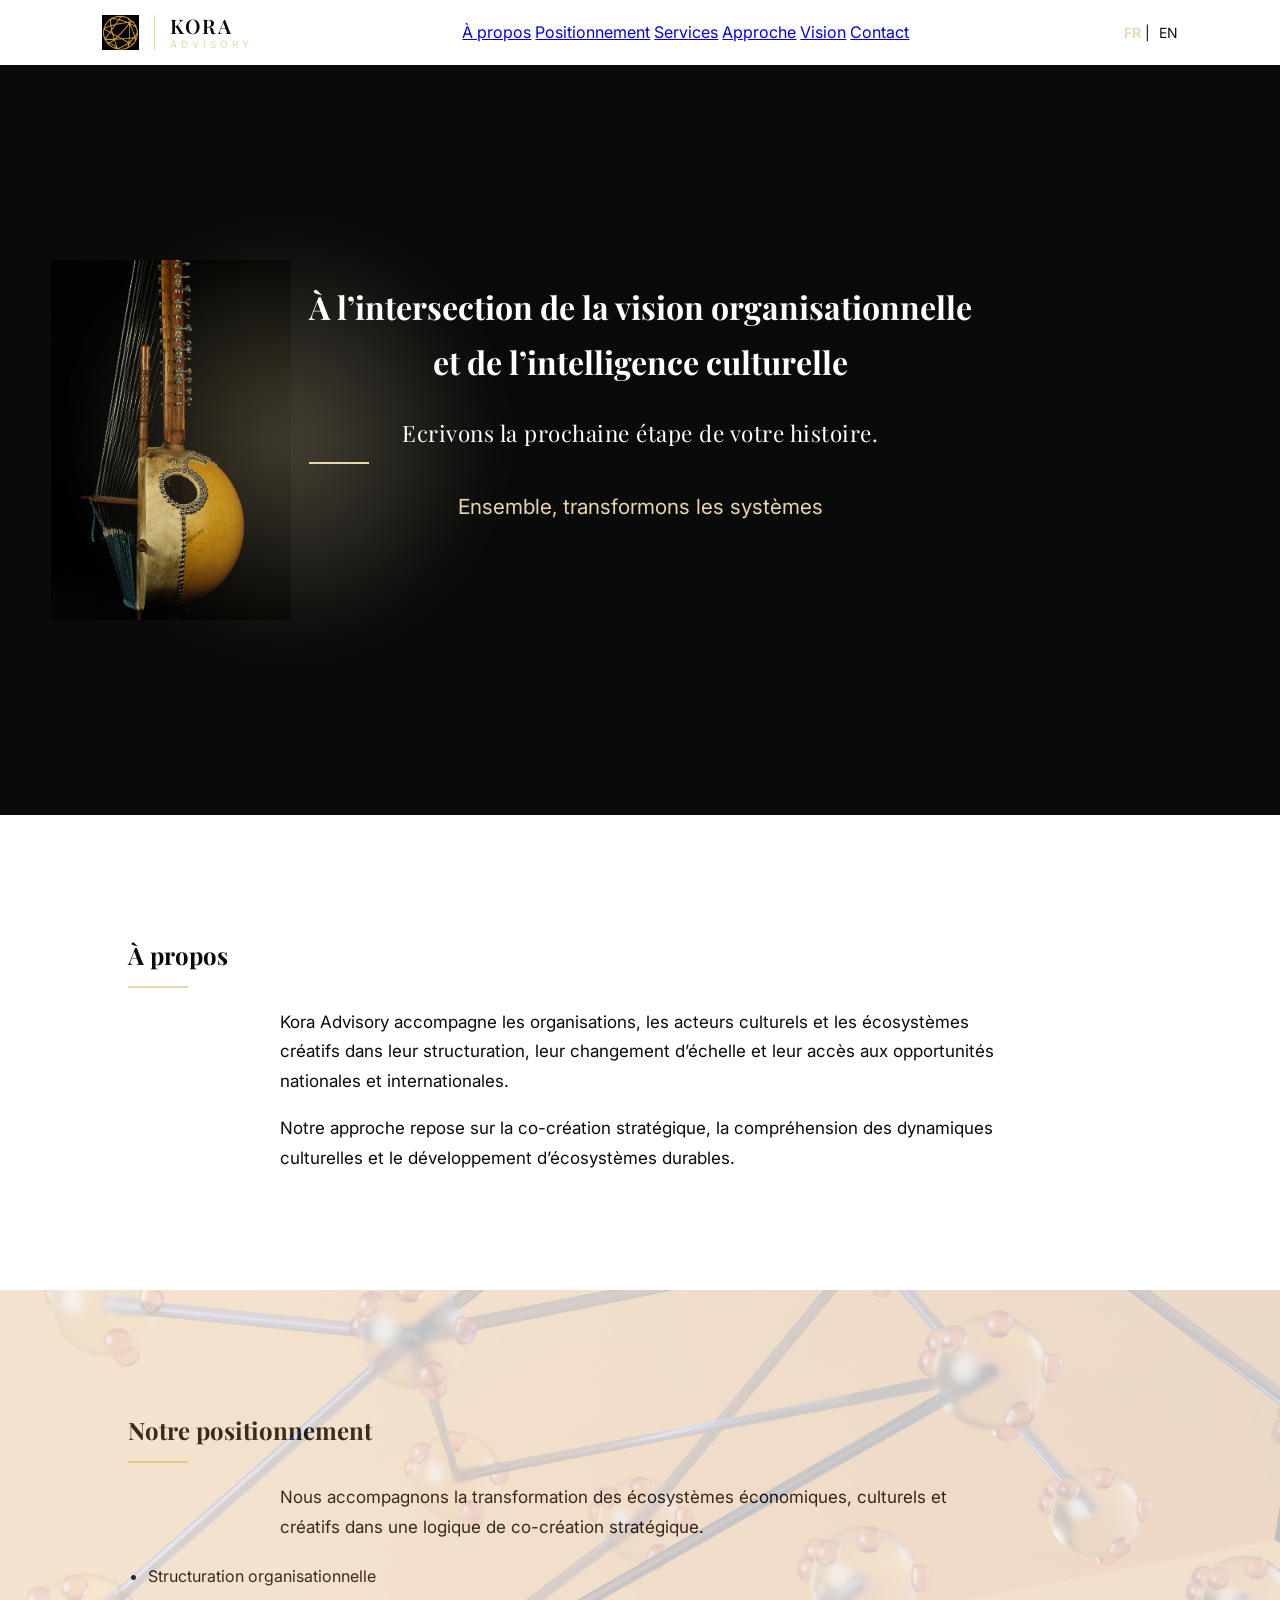
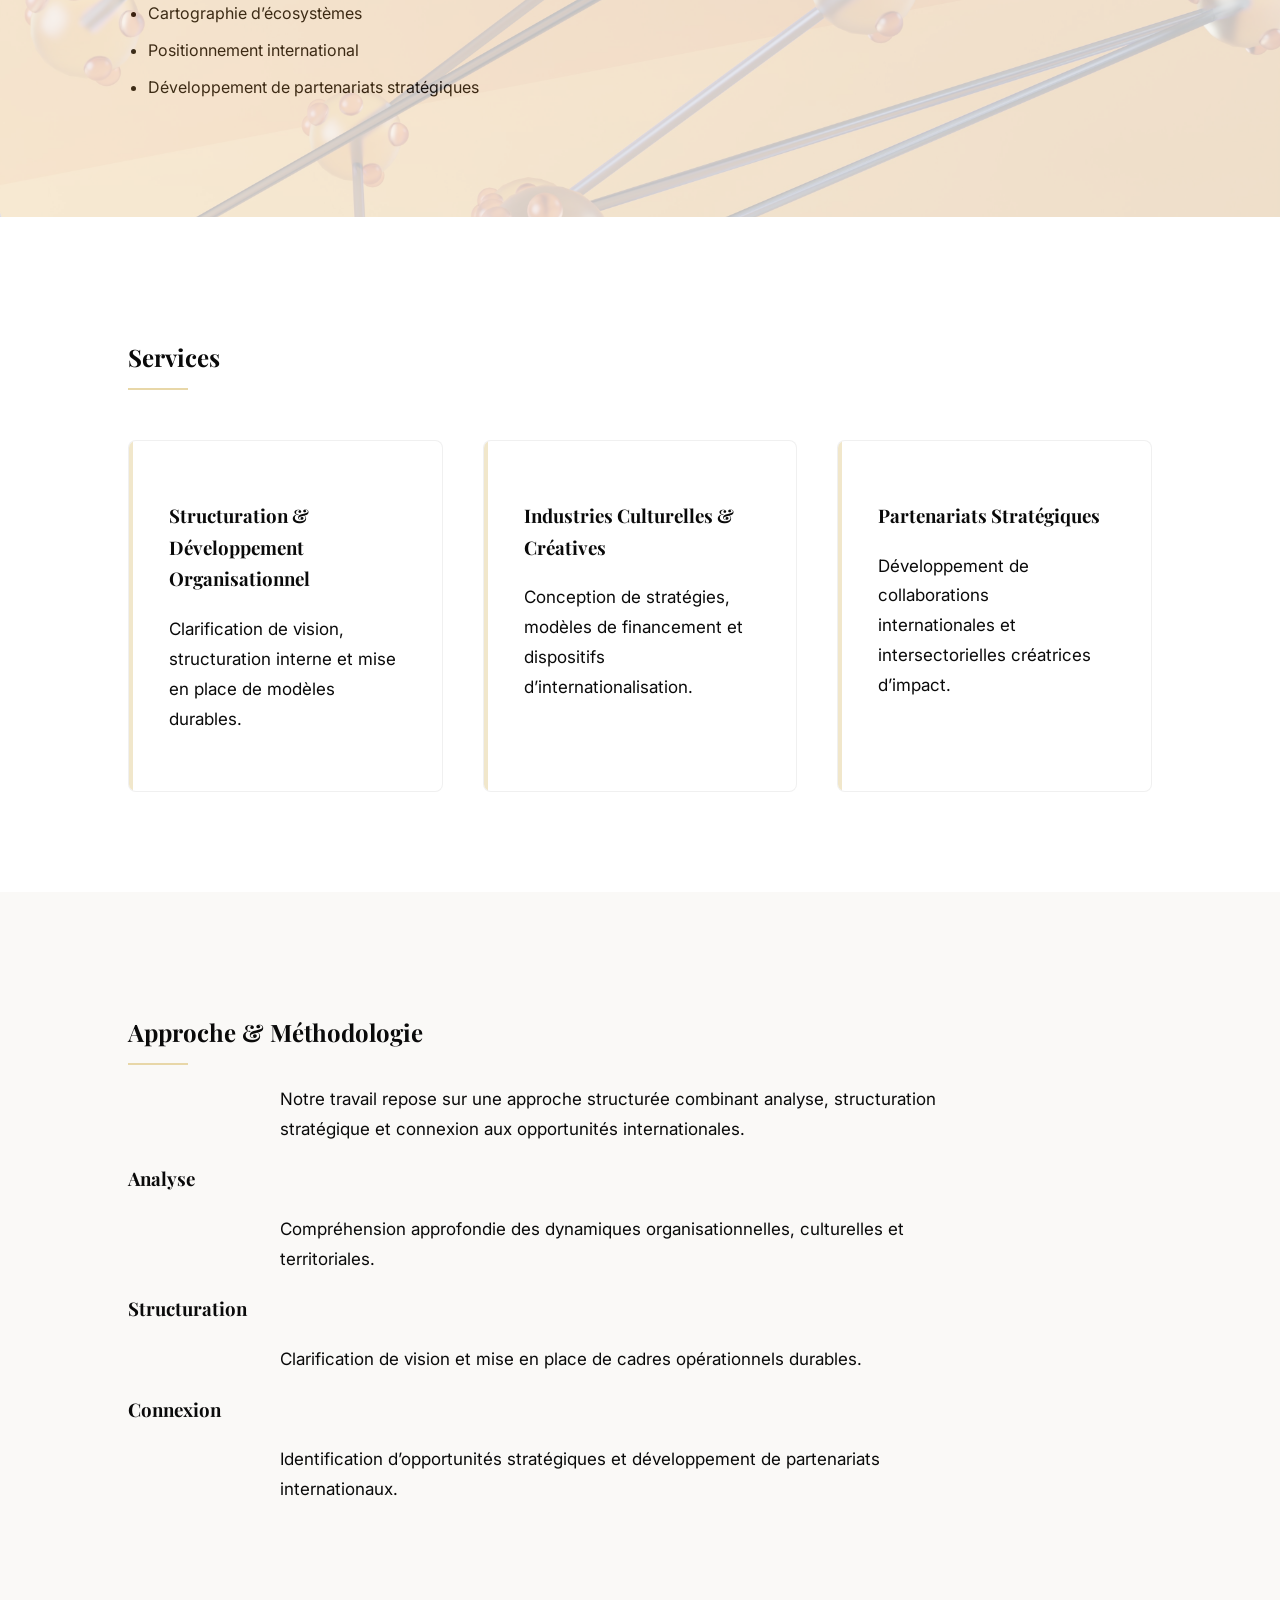
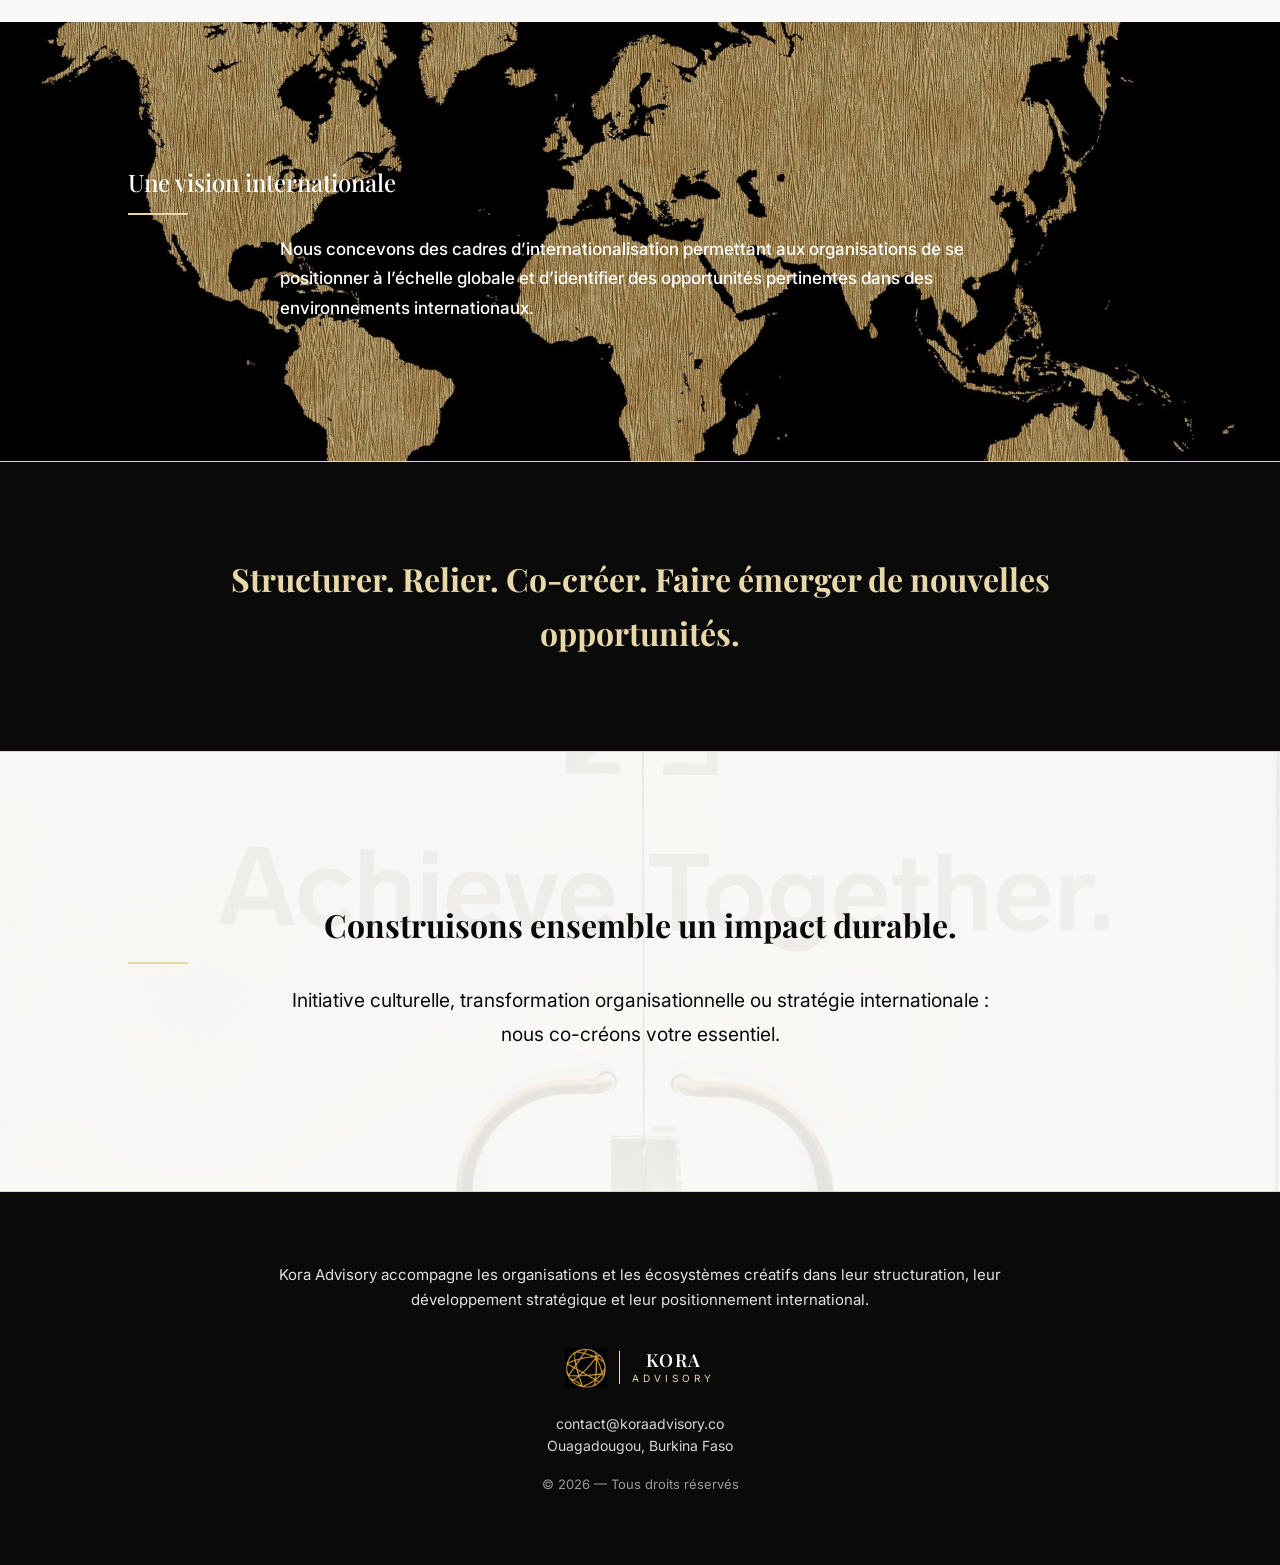
<file: index.html>
<!DOCTYPE html>
<html lang="fr">
<script type="application/ld+json">
{
  "@context": "https://schema.org",
  "@type": "Organization",
  "name": "Kora Advisory",
  "url": "https://koraadvisory.co",
  "logo": "https://koraadvisory.co/images/Kora logo advisory.png",
  "description": "Structuration, stratégie et internationalisation culturelle pour organisations et écosystèmes créatifs.",
  "address": {
    "@type": "PostalAddress",
    "addressLocality": "Ouagadougou",
    "addressCountry": "Burkina Faso"
  },
  "contactPoint": {
    "@type": "ContactPoint",
    "email": "contact@koraadvisory.co",
    "contactType": "customer support"
  }
}
</script>

<head>

<meta charset="UTF-8">
<meta name="viewport" content="width=device-width, initial-scale=1.0">

<title>Kora Advisory | Accompagnement, Conseil et Structuration Co-création</title>

<meta name="description" content="Kora Advisory accompagne les organisations et les écosystèmes culturels dans leur structuration, leur développement stratégique et leur positionnement international.">

<!-- Balises SEO importantes -->
<meta name="robots" content="index, follow">
<meta name="author" content="Kora Advisory">

<link rel="canonical" href="https://koraadvisory.co/">

<link rel="stylesheet" href="style.css">

<!-- SEO multilingual -->
<link rel="alternate" hreflang="fr" href="https://koraadvisory.co/">
<link rel="alternate" hreflang="en" href="https://koraadvisory.co/en/">

</head>


<body>

<header class="header">

<a href="#" class="logo-container">
<img src="images/Kora logo advisory.png" alt="Kora Advisory" class="logo-icon">
    <div class="logo-text">
        <span class="brand-name">KORA</span>
        <span class="brand-sub">ADVISORY</span>
    </div>
</a>
<nav class="nav">
<a href="#about">À propos</a>
<a href="#positioning">Positionnement</a>
<a href="#services">Services</a>
<a href="#approach">Approche</a>
<a href="#international">Vision</a>
<a href="#contact">Contact</a>
</nav>

<div class="language-switch">
<a href="https://koraadvisory.co/">FR</a> | 
<a href="https://koraadvisory.co/en/">EN</a>
</div>

</header>


<main>

<section class="hero">

<div class="hero-text">

<h1 class="dynamic-text">
À l’intersection de la vision organisationnelle<br>
et de l’intelligence culturelle
</h1>

 
<h2 class="hero-middle">
Ecrivons la prochaine étape de votre histoire.
</h2>

<p class="baseline dynamic-text">
Ensemble, transformons les systèmes
</p>

</div>

</section>


<section id="about" class="about">

<h2 class="dynamic-text">À propos</h2>

<p class="dynamic-text">
Kora Advisory accompagne les organisations, les acteurs culturels et les
écosystèmes créatifs dans leur structuration, leur changement d’échelle
et leur accès aux opportunités nationales et internationales.
</p>

<p class="dynamic-text">
Notre approche repose sur la co-création stratégique,
la compréhension des dynamiques culturelles
et le développement d’écosystèmes durables.
</p>


</section>


<section id="positioning" class="positioning">

<h2 class="dynamic-text">Notre positionnement</h2>

<p class="dynamic-text">
Nous accompagnons la transformation des écosystèmes économiques,
culturels et créatifs dans une logique de co-création stratégique.
</p>

<ul class="dynamic-text">

<li>Structuration organisationnelle</li>
<li>Cartographie d’écosystèmes</li>
<li>Positionnement international</li>
<li>Développement de partenariats stratégiques</li>

</ul>

</section>


<section id="services" class="services">

<h2 class="dynamic-text">Services</h2>

<div class="service-grid">

<div class="service dynamic-text">

<h3>Structuration & Développement Organisationnel</h3>

<p>
Clarification de vision, structuration interne
et mise en place de modèles durables.
</p>

</div>

<div class="service dynamic-text">

<h3>Industries Culturelles & Créatives</h3>

<p>
Conception de stratégies, modèles de financement
et dispositifs d’internationalisation.
</p>

</div>

<div class="service dynamic-text">

<h3>Partenariats Stratégiques</h3>

<p>
Développement de collaborations internationales
et intersectorielles créatrices d’impact.
</p>

</div>

</div>

</section>


<section id="approach" class="approach">

<h2 class="dynamic-text">Approche & Méthodologie</h2>

<p class="dynamic-text">
Notre travail repose sur une approche structurée combinant analyse,
structuration stratégique et connexion aux opportunités internationales.
</p>

<div class="approach-grid">

<div class="approach-step dynamic-text">

<h3>Analyse</h3>

<p>
Compréhension approfondie des dynamiques organisationnelles,
culturelles et territoriales.
</p>

</div>

<div class="approach-step dynamic-text">

<h3>Structuration</h3>

<p>
Clarification de vision et mise en place
de cadres opérationnels durables.
</p>

</div>

<div class="approach-step dynamic-text">

<h3>Connexion</h3>

<p>
Identification d’opportunités stratégiques
et développement de partenariats internationaux.
</p>

</div>

</div>

</section>


<section id="international" class="international">

<h2 class="dynamic-text">Une vision internationale</h2>

<p class="dynamic-text">
Nous concevons des cadres d’internationalisation permettant aux
organisations de se positionner à l’échelle globale et d’identifier
des opportunités pertinentes dans des environnements internationaux.
</p>

</section>


<section class="mantra">

<h2>
Structurer. Relier. Co-créer. Faire émerger de nouvelles opportunités.
</h2>

</section>


<section id="contact" class="contact">

<h2 class="dynamic-text">
Construisons ensemble un impact durable.
</h2>

<p class="dynamic-text">
Initiative culturelle, transformation organisationnelle
ou stratégie internationale :
nous co-créons votre essentiel.
</p>

<p class="dynamic-text">


</p>

</section>

</main>


<footer class="footer">

    <!-- Phrase institutionnelle AVANT les contacts -->
    <p class="footer-mission">
        Kora Advisory accompagne les organisations et les écosystèmes créatifs 
        dans leur structuration, leur développement stratégique 
        et leur positionnement international.
    </p>

    <!-- Logo identique au header -->
    <div class="footer-logo-container">
        <a href="#" class="logo-container">
            <img src="images/Kora logo advisory.png" alt="Kora Advisory" class="logo-icon">
            <div class="logo-text">
                <span class="brand-name">KORA</span>
                <span class="brand-sub">ADVISORY</span>
            </div>
        </a>
    </div>

    <!-- Contacts -->
   <div class="footer-info">
    <div>contact@koraadvisory.co</div>
    <div>Ouagadougou, Burkina Faso</div>
</div>


    <!-- Copyright -->
    <div class="footer-copy">
        © 2026 — Tous droits réservés
    </div>

</footer>



<script>

const elements=document.querySelectorAll('.dynamic-text');

const observer=new IntersectionObserver(entries=>{
entries.forEach(entry=>{
if(entry.isIntersecting){
entry.target.classList.add("show");
}
});
});

elements.forEach(el=>observer.observe(el));

</script>

</body>
</html>
</file>
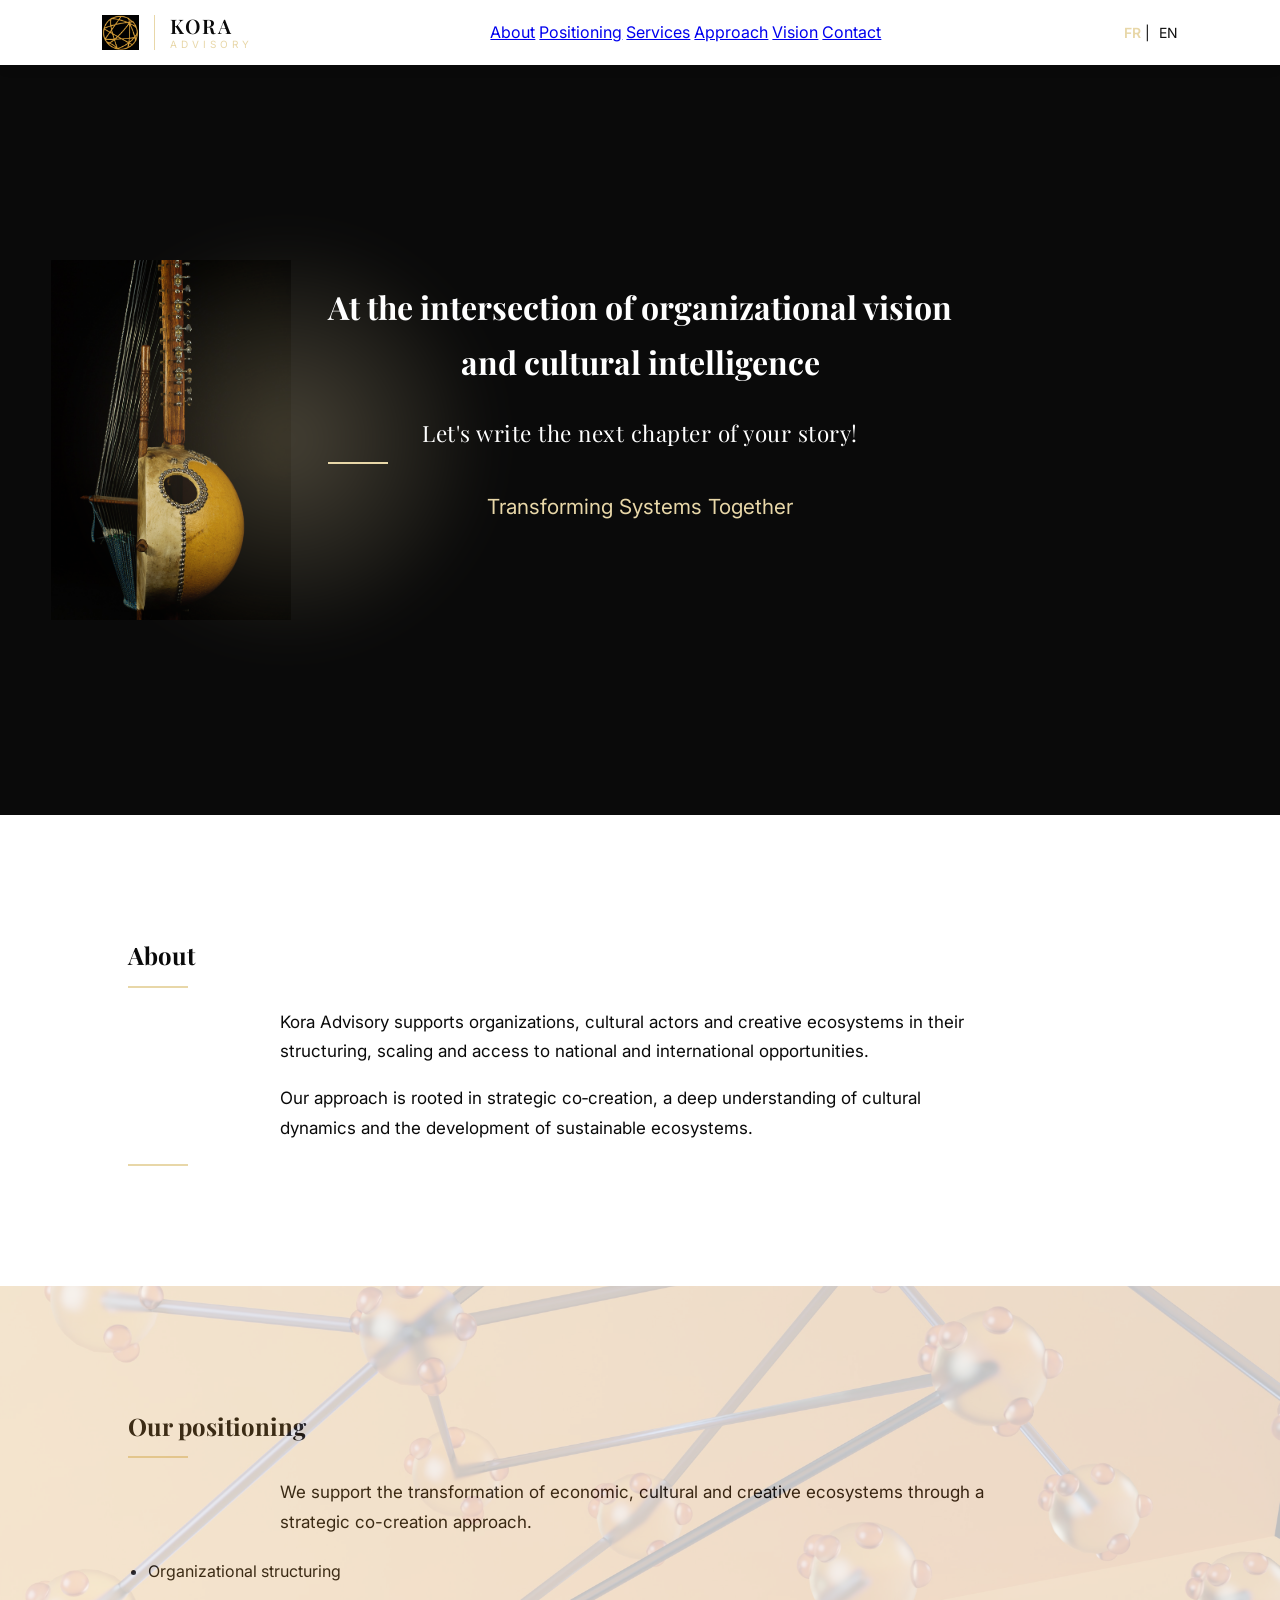
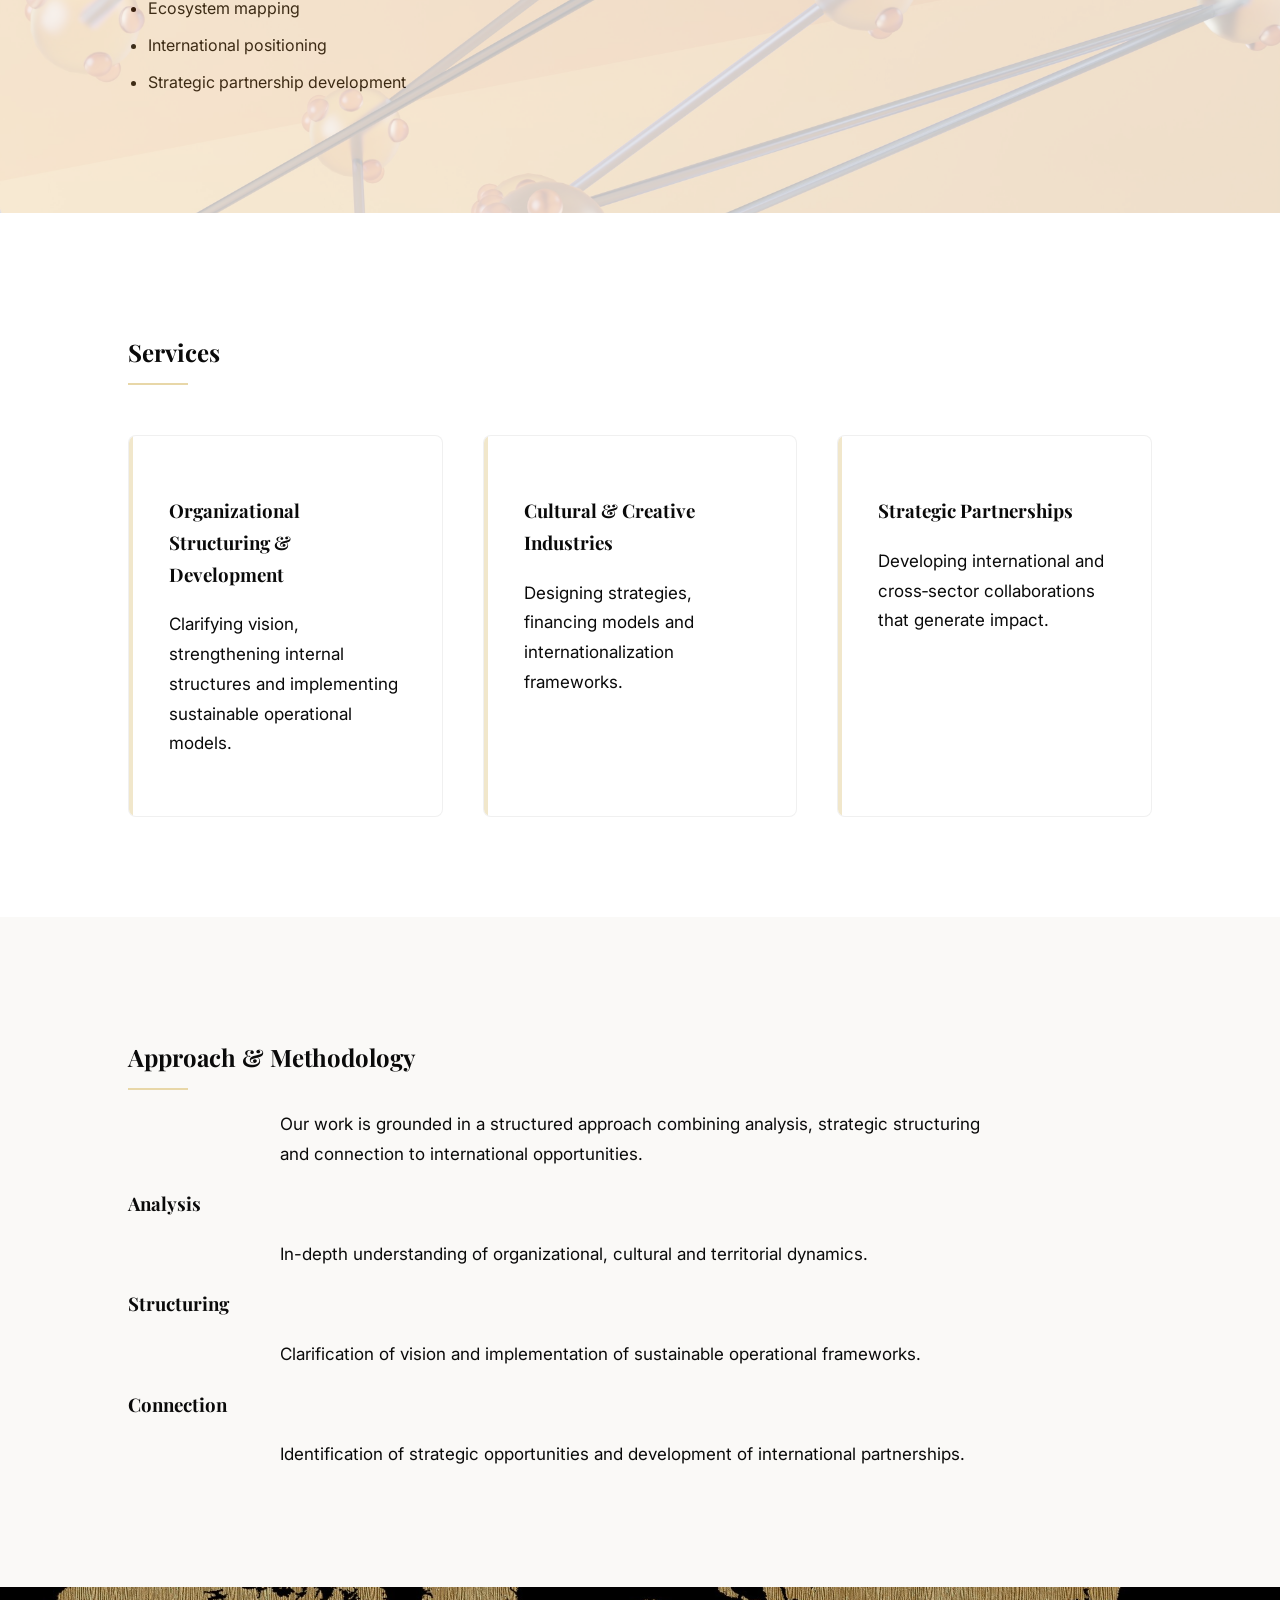
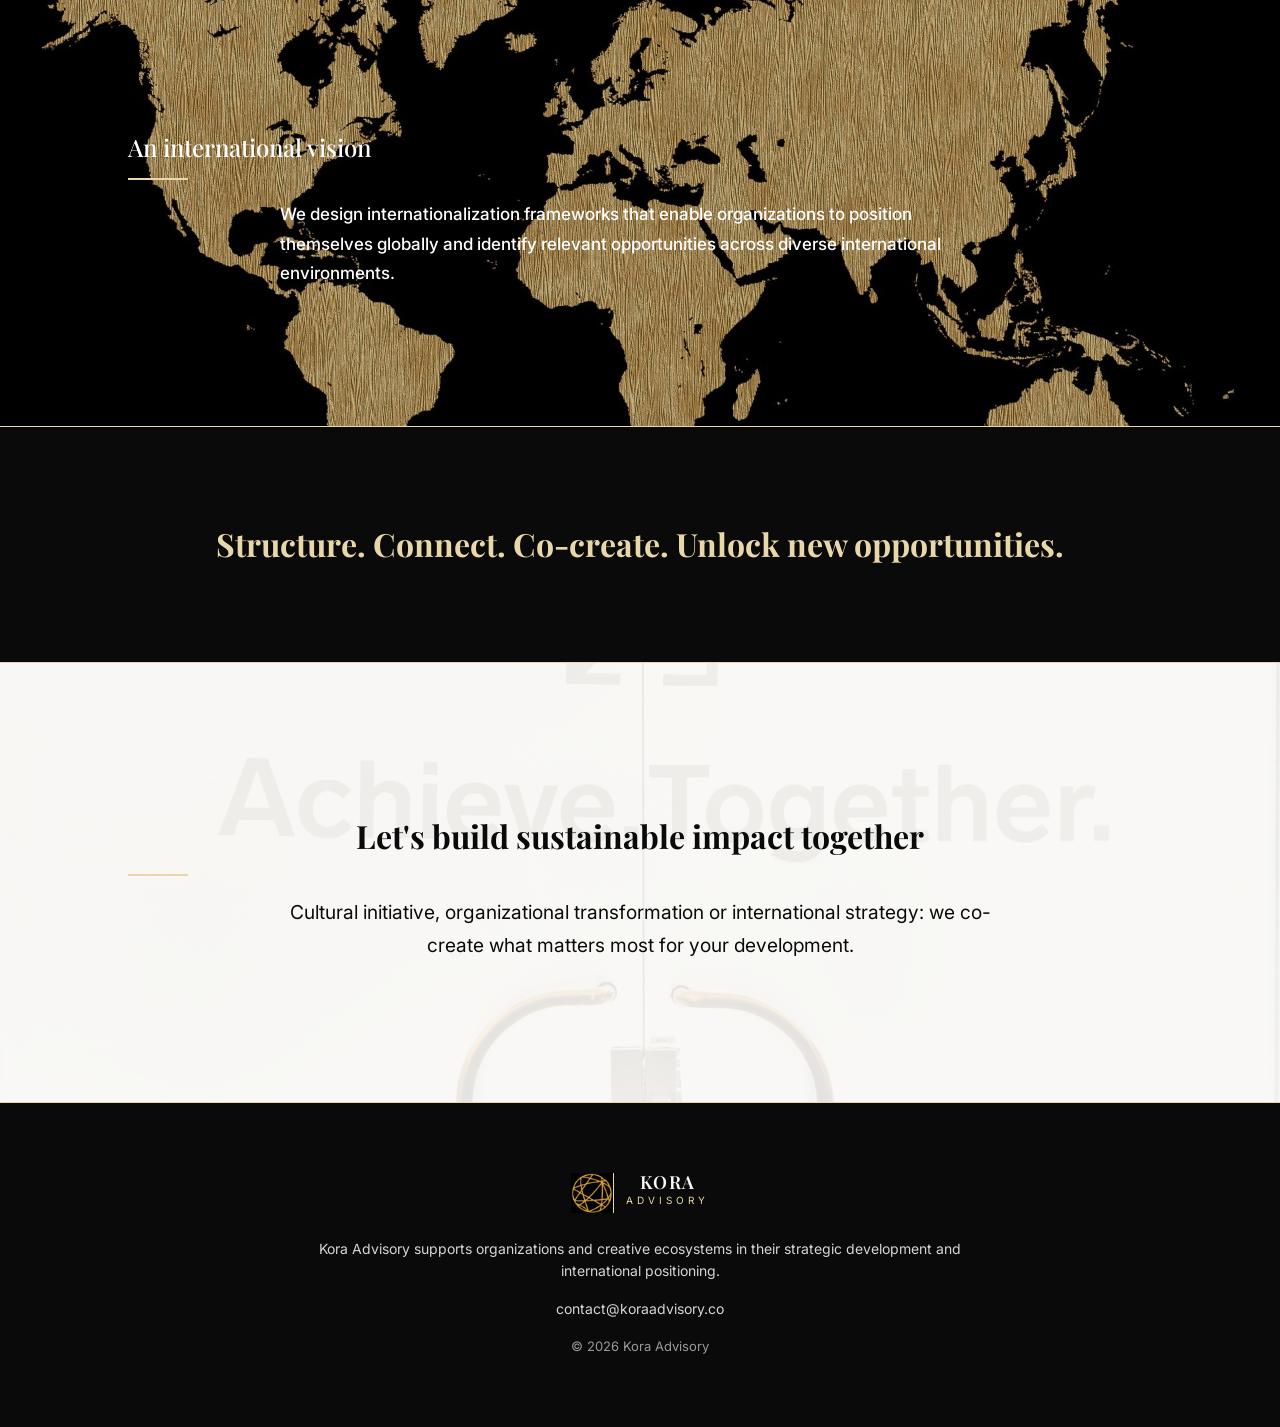
<file: en/index.html>
<!DOCTYPE html>
<html lang="en">

<head>

<meta charset="UTF-8">
<meta name="viewport" content="width=device-width, initial-scale=1.0">

<title>Kora Advisory</title>

<meta name="description" content="Kora Advisory supports organizations and cultural ecosystems in their structuring, strategic development and international positioning.">

<link rel="canonical" href="https://koraadvisory.co/en/">

<link rel="stylesheet" href="../style.css">

<!-- SEO multilingual -->
<link rel="alternate" hreflang="fr" href="https://koraadvisory.co/">
<link rel="alternate" hreflang="en" href="https://koraadvisory.co/en/">

</head>

<body>


<header class="header">

<a href="#" class="logo-container">
    <img src="/images/Kora logo advisory.png" alt="Kora Advisory" class="logo-icon">
    <div class="logo-text">
        <span class="brand-name">KORA</span>
        <span class="brand-sub">ADVISORY</span>
    </div>
</a>

<nav class="nav">
<a href="#about">About</a>
<a href="#positioning">Positioning</a>
<a href="#services">Services</a>
<a href="#approach">Approach</a>
<a href="#international">Vision</a>
<a href="#contact">Contact</a>
</nav>

<div class="language-switch">
<a href="https://koraadvisory.co/">FR</a> | 
<a href="https://koraadvisory.co/en/">EN</a>
</div>

</header>


<main>

<section class="hero">

<div class="hero-text">

<h1 class="dynamic-text">
At the intersection of organizational vision<br>
and cultural intelligence
</h1>

<h2 class="hero-middle dynamic-text" style="color: white;">
    Let's write the next chapter of your story!
</h2>

<p class="baseline dynamic-text">
Transforming Systems Together
</p>

</div>

</section>


<section id="about" class="about">

<h2 class="dynamic-text">About</h2>

<p class="dynamic-text">
Kora Advisory supports organizations, cultural actors and creative
ecosystems in their structuring, scaling
and access to national and international opportunities.
</p>

<p class="dynamic-text">
Our approach is rooted in strategic co‑creation, 
  a deep understanding of cultural dynamics and the development of sustainable ecosystems.

</p>

<h2 class="dynamic-text">
</h2>

</section>


<section id="positioning" class="positioning">

<h2 class="dynamic-text">Our positioning</h2>

<p class="dynamic-text">
We support the transformation of economic,
cultural and creative ecosystems
through a strategic co-creation approach.
</p>

<ul class="dynamic-text">

<li>Organizational structuring</li>
<li>Ecosystem mapping</li>
<li>International positioning</li>
<li>Strategic partnership development</li>

</ul>

</section>


<section id="services" class="services">

<h2 class="dynamic-text">Services</h2>

<div class="service-grid">

<div class="service dynamic-text">

<h3>Organizational Structuring & Development</h3>

<p>
Clarifying vision, 
strengthening internal structures and implementing sustainable operational models.

</p>

</div>

<div class="service dynamic-text">

<h3>Cultural & Creative Industries</h3>

<p>
Designing strategies, 
financing models and internationalization frameworks.

</p>

</div>

<div class="service dynamic-text">

<h3>Strategic Partnerships</h3>

<p>
Developing international and 
cross‑sector collaborations that generate impact.

</p>

</div>

</div>

</section>


<section id="approach" class="approach">

<h2 class="dynamic-text">Approach & Methodology</h2>

<p class="dynamic-text">
Our work is grounded in a structured approach combining analysis, strategic structuring and connection to international opportunities.

</p>

<div class="approach-grid">

<div class="approach-step dynamic-text">

<h3>Analysis</h3>

<p>
In-depth understanding of organizational,
cultural and territorial dynamics.
</p>

</div>

<div class="approach-step dynamic-text">

<h3>Structuring</h3>

<p>
Clarification of vision and implementation
of sustainable operational frameworks.
</p>

</div>

<div class="approach-step dynamic-text">

<h3>Connection</h3>

<p>
Identification of strategic opportunities
and development of international partnerships.
</p>

</div>

</div>

</section>


<section id="international" class="international">

<h2 class="dynamic-text">An international vision</h2>

<p class="dynamic-text">
We design internationalization frameworks that enable organizations
to position themselves globally and identify relevant 
opportunities across diverse international environments.

</p>

</section>


<section class="mantra">

<h2>
Structure. Connect. Co-create. Unlock new opportunities.
</h2>

</section>


<section id="contact" class="contact">

<h2 class="dynamic-text">
Let's build sustainable impact together
</h2>

<p class="dynamic-text">
Cultural initiative, organizational transformation
or international strategy:
we co-create what matters most for your development.
</p>

<p class="dynamic-text">



</p>

</section>

</main>


<footer class="footer">

    <div class="footer-logo-container">
        <img src="/images/Kora logo advisory.png" class="logo-icon">
        <div class="logo-text">
            <span class="brand-name">KORA</span>
            <span class="brand-sub">ADVISORY</span>
        </div>
    </div>

    <p class="footer-info">
        Kora Advisory supports organizations 
        and creative ecosystems in their strategic 
        development and international positioning.
    </p>

    <div class="footer-info">
        contact@koraadvisory.co
    </div>

    <div class="footer-copy">
        © 2026 Kora Advisory
    </div>

</footer>



<script>

const elements=document.querySelectorAll('.dynamic-text');

const observer=new IntersectionObserver(entries=>{
entries.forEach(entry=>{
if(entry.isIntersecting){
entry.target.classList.add("show");
}
});
});

elements.forEach(el=>observer.observe(el));

</script>

</body>
</html>
</file>
<file: style.css>
@import url('https://fonts.googleapis.com/css2?family=Inter:wght@300;400;500;600&family=Playfair+Display:wght@400;500;600&display=swap');

/* VARIABLES */

:root {
--ivory:#FAF9F7;
--night:#0A0A0A;
--gold:#E8D7A8;
--gold-soft:#E8D7A8CC;
--deep-gray:#1A1A1A;
}

/* BASE */

body{
margin:0;
font-family:'Inter',sans-serif;
background:var(--ivory);
color:var(--night);
line-height:1.7;
}

h1,h2,h3{
font-family:'Playfair Display',serif;
margin-bottom:20px;
}

h2::after{
content:"";
display:block;
width:60px;
height:2px;
background:var(--gold);
margin-top:10px;
}

p{
max-width:720px;
margin-left:auto;
margin-right:auto;
font-size:17px;
line-height:1.75;
}

section{
padding:100px 10%;
position:relative;
}


/* HEADER MIS À JOUR */
.header {
    display: flex;
    align-items: center;
    justify-content: space-between;
    padding: 15px 8%; /* Réduit pour gagner de l'espace en hauteur */
    background: white;
    position: sticky; /* Reste en haut au scroll */
    top: 0;
    z-index: 1000;
    box-shadow: 0 2px 15px rgba(0,0,0,0.05);
}

/* Structure du nouveau logo horizontal */
.logo-container {
    display: flex;
    align-items: center;
    text-decoration: none;
    gap: 15px;
}

.logo-icon {
    height: 35px; /* Plus petit et élégant */
    width: auto;
}

.logo-text {
    display: flex;
    flex-direction: column;
    border-left: 1px solid var(--gold);
    padding-left: 15px;
    line-height: 1.1;
}

.brand-name {
    font-family: 'Playfair Display', serif;
    font-size: 20px;
    font-weight: 600;
    color: var(--night);
    letter-spacing: 1.5px;
}

.brand-sub {
    font-family: 'Inter', sans-serif;
    font-size: 10px;
    color: var(--gold);
    letter-spacing: 4px;
    margin-top: 2px;
}

.nav a:hover{
opacity:.6;
}

/* LANGUE */

.language-switch{
font-size:14px;
}

.language-switch a{
text-decoration:none;
color:#111;
margin-left:5px;
}

.language-switch a:first-child{
color:#E8D7A8;
font-weight:600;
}

/* HERO */

.hero{
height:70vh;
background:var(--night);
display:flex;
flex-direction:column;
align-items:center;
justify-content:center;
text-align:center;
position:relative;
padding-top:20px;
overflow:hidden;
}

/* KORA GAUCHE PRINCIPALE */

.hero::before{
content:"";
position:absolute;
left:4%;
top:50%;
transform:translateY(-50%);
width:360px;
height:360px;
background-image:url("images/kora3.jpg");
background-size:contain;
background-repeat:no-repeat;
opacity:.9;
animation:koraFloat 6s ease-in-out infinite;
}

/* HALO DORE */

.hero::after{
content:"";
position:absolute;
left:6%;
top:50%;
transform:translateY(-50%);
width:420px;
height:420px;
background:radial-gradient(circle,var(--gold-soft),transparent 70%);
opacity:.35;
filter:blur(25px);
}

.hero-text{
position:relative;
z-index:2;
}

.hero-text h1{
font-size:2rem;
color:white;
max-width:900px;
}

.hero-middle{
color:white;
font-size:1.4rem;
margin:25px 0;
font-weight:400;
letter-spacing:.5px;
}

.baseline{
font-size:1.3rem;
color:var(--gold);
margin-top:18px;
}

/* ANIMATION KORA */

@keyframes koraFloat{

0%{
transform:translateY(-50%) translateY(0px);
}

50%{
transform:translateY(-50%) translateY(-10px);
}

100%{
transform:translateY(-50%) translateY(0px);
}

}

/* ABOUT */

.about{
background:white;
}

/* POSITIONING */

.positioning::before{
content:"";
position:absolute;
inset:0;
background:rgba(255,255,255,0.9);
}

.positioning::after{
content:"";
position:absolute;
inset:0;
background-image:url("images/network.jpg");
background-size:cover;
background-position:center;
opacity:.25;
}

.positioning *{
position:relative;
}

.positioning ul{
margin-top:20px;
padding-left:20px;
}

.positioning li{
margin-bottom:10px;
}

/* SERVICES */

.services{
background:white;
}

.service-grid{
display:grid;
grid-template-columns:repeat(3,1fr);
gap:40px;
margin-top:50px;
}

.service{
background:white;
padding:40px;
border-radius:8px;
border:1px solid rgba(0,0,0,0.06);
transition:all .35s ease;
position:relative;
overflow:hidden;
}

.service::before{
content:"";
position:absolute;
top:0;
left:0;
width:4px;
height:100%;
background:var(--gold);
opacity:.6;
}

.service:hover{
transform:translateY(-8px);
box-shadow:0 25px 60px rgba(0,0,0,0.08);
}

/* INTERNATIONAL */

.international{
background-image:url("images/cdm.jpg");
background-size:cover;
background-position:center;
padding-top:120px;
padding-bottom:120px;
}

.international::before{
content:"";
position:absolute;
inset:0;
background:rgba(0,0,0,.2);
}

.international h2,
.international p{
color:white;
font-weight:500;
}

.international *{
position:relative;
}

/* MANTRA */

.mantra{
text-align:center;
background:var(--night);
padding:90px 10%;
border-top:1px solid var(--gold);
}

.mantra h2{
color:var(--gold);
font-size:2rem;
margin:0;
}

.mantra h2::after{
display:none;
}

/* CONTACT (CONSTRUISONS ENSEMBLE) */

.contact{
text-align:center;
background-image:url("images/achieve.jpg");
background-size:cover;
background-position:center;
padding:120px 10%;
border-top:1px solid var(--gold);
}

.contact::before{
content:"";
position:absolute;
inset:0;
background:rgba(250,249,247,0.9);
}

.contact *{
position:relative;
}

.contact h2{
font-size:2rem;
margin-bottom:20px;
}

.contact p{
font-size:1.2rem;
opacity:.85;
}

.contact a{
color:var(--night);
font-weight:600;
border-bottom:1px solid var(--gold);
padding-bottom:4px;
text-decoration:none;
}

/* FOOTER SUR FOND NOIR PREMIUM — VERSION FINALE */

/* Correction overlay contact */
.contact {
    position: relative;
}

.footer {
    background: #0A0A0A; /* Noir profond */
    color: #FAF9F7; /* Ivory */
    padding: 70px 20px;
    text-align: center;
    border-top: 1px solid var(--gold);
    font-family: 'Inter', sans-serif;
}

/* Phrase institutionnelle */
.footer-mission {
    max-width: 750px;
    margin: 0 auto 35px auto;
    font-size: 15px;
    line-height: 1.7;
    opacity: 0.9;
}

/* Logo centré */
.footer-logo-container {
    display: flex;
    justify-content: center;
    margin-bottom: 25px;
}

.footer .logo-container {
    display: flex;
    align-items: center;
    gap: 12px;
    text-decoration: none;
}

.footer .logo-icon {
    height: 40px;
    width: auto;
}

.footer .logo-text {
    border-left: 1px solid var(--gold);
    padding-left: 12px;
}

.footer .brand-name {
    font-family: 'Playfair Display', serif;
    font-size: 18px;
    font-weight: 600;
    color: #FAF9F7;
    letter-spacing: 1.5px;
}

.footer .brand-sub {
    font-family: 'Inter', sans-serif;
    font-size: 10px;
    color: var(--gold);
    letter-spacing: 4px;
}

/* Contacts */
.footer-info {
    font-size: 14px;
    opacity: 0.85;
    margin-bottom: 15px;
    line-height: 1.6;
}

.footer-info div {
    display: block;
}

/* Copyright */
.footer-copy {
    font-size: 13px;
    opacity: 0.6;
}



/* ANIMATIONS TEXTE */

.dynamic-text{
opacity:0;
transform:translateY(20px);
animation:fadeUp 1s ease forwards;
}

@keyframes fadeUp{
to{
opacity:1;
transform:translateY(0);
}


/* RESPONSIVE */
@media(max-width:900px){

    section{
        padding:70px 8%;
    }

    .hero::before{
        width:200px;
        height:200px;
    }

    .hero::after{
        width:240px;
        height:240px;
    }

    .nav{
        gap:20px;
    }

    .service-grid{
        grid-template-columns:1fr;
    }

    .footer-grid{
        grid-template-columns:1fr;
        gap:40px;
        text-align:center;
    }
}  /* ← fermeture du @media, très important */


/* HERO — couleurs fixes (desktop + mobile) */
.hero-intro {
    color: white !important;
}

.hero-intro.dynamic-text,
.hero-intro.dynamic-text.show {
    color: white !important;
}

.baseline {
    color: var(--gold) !important;
}


/* FILIGRANE RÉSEAU — VERSION STABLE */
body::before {
    content: "";
    position: fixed;
    top: 20%;
    right: 0;
    width: 28%;
    height: 50%;
    background-image: url("images/network.jpg");
    background-size: contain;
    background-repeat: no-repeat;
    opacity: 0.04;
    pointer-events: none;
    z-index: -1;
    filter: grayscale(100%);
}

/* Désactivation sur tablettes et mobiles */
@media(max-width: 1200px) {
    body::before {
        display: none;
    }
}
</file>
